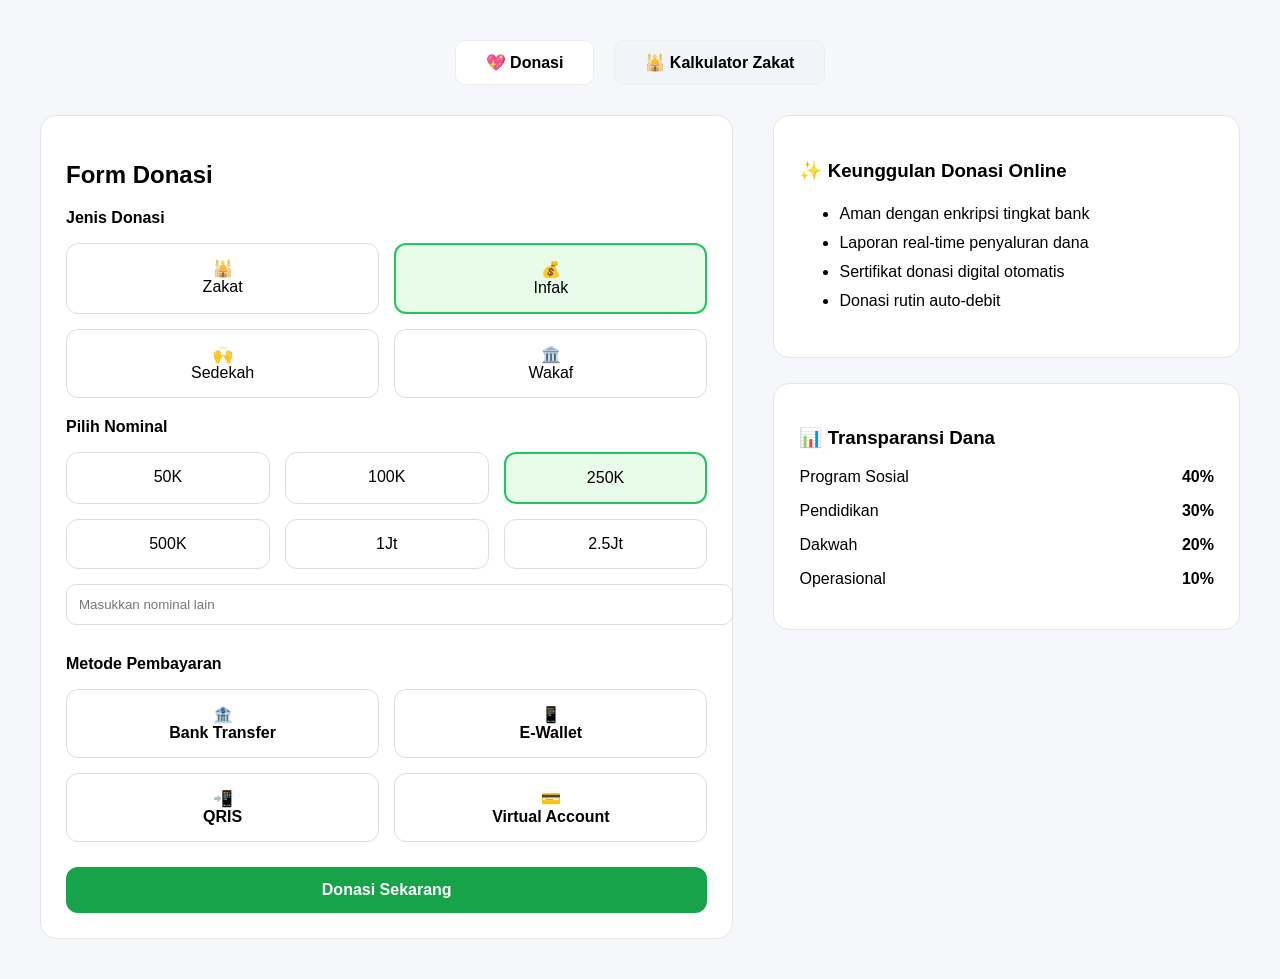
<file: index.html>
<!doctype html>
<html lang="id">
  <head>
    <meta charset="UTF-8" />
    <meta name="viewport" content="width=device-width, initial-scale=1.0" />
    <title>Form Donasi + Kalkulator Zakat</title>
    <link rel="stylesheet" href="css/style.css" />
  </head>
  <body>
    <div class="container">
      <!-- ====== TAB HEADER ====== -->
      <div class="tabs">
        <div id="tab-donasi" class="tab active" onclick="setTab('donasi')">
          💖 Donasi
        </div>
        <div id="tab-zakat" class="tab" onclick="setTab('zakat')">
          🕌 Kalkulator Zakat
        </div>
      </div>
      <!-- ====== DONASI ====== -->
      <div id="content-donasi" style="display: flex; gap: 40px">
        <!-- LEFT -->
        <div class="card" style="width: 55%">
          <h2>Form Donasi</h2>
          <p><b>Jenis Donasi</b></p>
          <div class="grid-2">
            <div
              id="donasi-zakat"
              class="select"
              data-group="jenis"
              onclick="selectItem('jenis', 'donasi-zakat')"
            >
              🕌<br />Zakat
            </div>
            <div
              id="donasi-infak"
              class="select active"
              data-group="jenis"
              onclick="selectItem('jenis', 'donasi-infak')"
            >
              💰<br />Infak
            </div>
            <div
              id="donasi-sedekah"
              class="select"
              data-group="jenis"
              onclick="selectItem('jenis', 'donasi-sedekah')"
            >
              🙌<br />Sedekah
            </div>
            <div
              id="donasi-wakaf"
              class="select"
              data-group="jenis"
              onclick="selectItem('jenis', 'donasi-wakaf')"
            >
              🏛️<br />Wakaf
            </div>
          </div>
          <p style="margin-top: 20px"><b>Pilih Nominal</b></p>
          <div class="grid-3">
            <div
              id="n50"
              class="select"
              data-group="nominal"
              onclick="selectItem('nominal', 'n50')"
            >
              50K
            </div>
            <div
              id="n100"
              class="select"
              data-group="nominal"
              onclick="selectItem('nominal', 'n100')"
            >
              100K
            </div>
            <div
              id="n250"
              class="select active"
              data-group="nominal"
              onclick="selectItem('nominal', 'n250')"
            >
              250K
            </div>
            <div
              id="n500"
              class="select"
              data-group="nominal"
              onclick="selectItem('nominal', 'n500')"
            >
              500K
            </div>
            <div
              id="n1000"
              class="select"
              data-group="nominal"
              onclick="selectItem('nominal', 'n1000')"
            >
              1Jt
            </div>
            <div
              id="n25"
              class="select"
              data-group="nominal"
              onclick="selectItem('nominal', 'n25')"
            >
              2.5Jt
            </div>
          </div>
          <input
            type="number"
            placeholder="Masukkan nominal lain"
            style="
              width: 100%;
              padding: 12px;
              border-radius: 10px;
              border: 1px solid #ddd;
              margin-top: 15px;
            "
          />
          <p style="margin-top: 30px"><b>Metode Pembayaran</b></p>
          <div class="grid-2">
            <div
              id="p-bank"
              class="select"
              data-group="pay"
              onclick="selectItem('pay', 'p-bank')"
            >
              🏦<br /><b>Bank Transfer</b>
            </div>
            <div
              id="p-ew"
              class="select"
              data-group="pay"
              onclick="selectItem('pay', 'p-ew')"
            >
              📱<br /><b>E-Wallet</b>
            </div>
            <div
              id="p-qris"
              class="select"
              data-group="pay"
              onclick="selectItem('pay', 'p-qris')"
            >
              📲<br /><b>QRIS</b>
            </div>
            <div
              id="p-va"
              class="select"
              data-group="pay"
              onclick="selectItem('pay', 'p-va')"
            >
              💳<br /><b>Virtual Account</b>
            </div>
          </div>
          <button class="btn" style="margin-top: 25px">Donasi Sekarang</button>
        </div>
        <!-- RIGHT SIDEBAR -->
        <div
          style="width: 40%; display: flex; flex-direction: column; gap: 25px"
        >
          <div class="card">
            <h3>✨ Keunggulan Donasi Online</h3>
            <ul style="line-height: 1.8">
              <li>Aman dengan enkripsi tingkat bank</li>
              <li>Laporan real-time penyaluran dana</li>
              <li>Sertifikat donasi digital otomatis</li>
              <li>Donasi rutin auto-debit</li>
            </ul>
          </div>
          <div class="card">
            <h3>📊 Transparansi Dana</h3>
            <p>Program Sosial <b style="float: right">40%</b></p>
            <p>Pendidikan <b style="float: right">30%</b></p>
            <p>Dakwah <b style="float: right">20%</b></p>
            <p>Operasional <b style="float: right">10%</b></p>
          </div>
        </div>
      </div>
      <!-- ====== KALKULATOR ZAKAT ====== -->
      <div
        id="content-zakat"
        style="display: none; max-width: 900px; margin: 0 auto"
      >
        <!-- <div style="text-align: center; margin-bottom: 30px"> <button id="btn-mal" class="z-btn-option active" onclick="selectJenis('mal')" > 💰 Zakat Mal </button> <button id="btn-fitrah" class="z-btn-option" onclick="selectJenis('fitrah')" > 🌾 Zakat Fitrah </button> </div> -->
        <div class="zakat-container">
          <div class="z-left">
            <h2 class="zakat-title">Kalkulator Zakat</h2>
            <div style="text-align: center; margin-bottom: 30px">
              <button
                id="btn-mal"
                class="z-btn-option active"
                onclick="selectJenis('mal')"
              >
                💰 Zakat Mal
              </button>
              <button
                id="btn-fitrah"
                class="z-btn-option"
                onclick="selectJenis('fitrah')"
              >
                🌾 Zakat Fitrah
              </button>
            </div>
            <!-- ZAKAT MAL -->
            <div id="form-mal">
              <p class="zakat-subtitle">💰 Uang Tunai</p>
              <input
                id="uang"
                type="number"
                class="z-input"
                placeholder="Contoh: 10000000"
              />
              <p class="zakat-subtitle">🏦 Tabungan</p>
              <input
                id="tabungan"
                type="number"
                class="z-input"
                placeholder="Contoh: 20000000"
              />
              <p class="zakat-subtitle">🥇 Nilai Emas (Rp)</p>
              <input
                id="emas"
                type="number"
                class="z-input"
                placeholder="Contoh: 15000000"
              />
              <p class="zakat-subtitle">📉 Hutang</p>
              <input
                id="hutang"
                type="number"
                class="z-input"
                placeholder="Contoh: 5000000"
              />
              <p id="infoBersih"></p>
              <p class="z-note">Nisab: Rp 85.000.000 (setara 85 gram emas)</p>
            </div>
            <!-- ZAKAT MAL -->
            <div id="form-fitrah" style="display: none">
              <p class="zakat-subtitle">Jumlah Jiwa</p>
              <input
                id="jumlahJiwa"
                type="number"
                class="z-input"
                placeholder="Masukkan jumlah jiwa"
              />
              <p class="z-note">Rp 35.000 per jiwa</p>
            </div>
          </div>
          <div class="z-right">
            <p class="z-hasil-title">Hasil Perhitungan</p>
            <p>Zakat yang harus dibayar:</p>
            <h1 id="hasilZakat" class="z-hasil-angka">Rp 0</h1>
            <button id="btnBayar" class="z-pay-btn" style="display: none">
              Bayar Zakat Sekarang
            </button>
          </div>
        </div>
      </div>
    </div>
    <script src="js/zakat.js"></script>
    <script src="js/utils.js"></script>
  </body>
</html>
</file>
<file: css/style.css>
/* ====== GLOBAL ====== */
body {
  margin: 0;
  font-family: Arial, sans-serif;
  background: #f6f7fb;
}
.container {
  max-width: 1200px;
  margin: auto;
  padding: 40px;
}
.card {
  background: #fff;
  border: 1px solid #e5e5e5;
  border-radius: 16px;
  padding: 25px;
}
.btn {
  width: 100%;
  padding: 14px;
  border-radius: 12px;
  background: #16a34a;
  border: none;
  color: #fff;
  font-size: 16px;
  font-weight: bold;
  cursor: pointer;
  transition: 0.2s;
}
.btn:hover {
  opacity: 0.85;
}
.grid-2 {
  display: grid;
  grid-template-columns: 1fr 1fr;
  gap: 15px;
}
.grid-3 {
  display: grid;
  grid-template-columns: repeat(3, 1fr);
  gap: 15px;
}

/* ====== TAB ====== */
.tabs {
  display: flex;
  gap: 20px;
  justify-content: center;
  margin-bottom: 30px;
}
.tab {
  padding: 12px 30px;
  border-radius: 10px;
  font-weight: bold;
  display: flex;
  align-items: center;
  gap: 10px;
  border: 1px solid #eee;
  cursor: pointer;
  background: #f1f5f9;
  transition: 0.2s;
}
.tab.active {
  background: #fff;
}
.tab:hover {
  opacity: 0.85;
}

/* ====== SELECTABLE ITEM ====== */
.select {
  border: 1px solid #ddd;
  border-radius: 12px;
  padding: 15px;
  text-align: center;
  cursor: pointer;
  background: #fff;
  transition: 0.2s;
}
.select.active {
  border: 2px solid #22c55e;
  background: #e9fce9;
}

/* ====== RESPONSIVE ====== */
@media (max-width: 900px) {
  #donasi-wrapper {
    flex-direction: column;
  }
  #zakat-wrapper {
    flex-direction: column;
  }
  .grid-2,
  .grid-3 {
    grid-template-columns: 1fr;
  }
}
.zakat-container {
  max-width: 1100px;
  margin: 40px auto;
  display: flex;
  gap: 25px;
  background: #ffffff;
  border-radius: 18px;
  padding: 30px 35px;
  border: 1px solid #e6e6e6;
}

.z-left {
  flex: 1;
}

.z-right {
  flex: 1;
  background: #f8f8f8;
  border-radius: 18px;
  padding: 30px;
}

.zakat-title {
  font-size: 32px;
  font-weight: 800;
  color: #0d1632;
  margin-bottom: 15px;
}

.zakat-subtitle {
  font-size: 15px;
  font-weight: 700;
  margin-bottom: 10px;
}

.z-options {
  display: flex;
  gap: 15px;
  margin-bottom: 20px;
}

.z-btn-option {
  width: 180px;
  border: 2px solid #d1d9ff;
  border-radius: 14px;
  padding: 15px;
  cursor: pointer;
  text-align: center;
  font-weight: 700;
  background: #f9fbff;
  transition: 0.3s;
}

.z-btn-option.active {
  background: #eaf1ff;
  border-color: #3f71ff;
  color: #0037c4;
}

.z-input {
  width: 100%;
  max-width: 290px;
  border-radius: 14px;
  padding: 14px 18px;
  border: 2px solid #202b5f;
  font-size: 15px;
  outline: none;
  margin-top: 8px;
}

.z-note {
  font-size: 14px;
  margin-top: 7px;
  color: #4a4a4a;
}

.z-hasil-title {
  font-size: 22px;
  font-weight: 800;
  color: #0d1632;
  margin-bottom: 8px;
}

.z-hasil-angka {
  font-size: 40px;
  font-weight: 800;
  color: #2dac4e;
}

.z-pay-btn {
  padding: 14px;
  background: #2dac4e;
  border-radius: 12px;
  font-weight: 700;
  color: #fff;
  width: 100%;
  margin-top: 20px;
  border: none;
  cursor: pointer;
  font-size: 16px;
}

.z-pay-btn:hover {
  background: #1e8d3d;
}
/* .custom-width {
        width: 10px;
      } */
</file>
